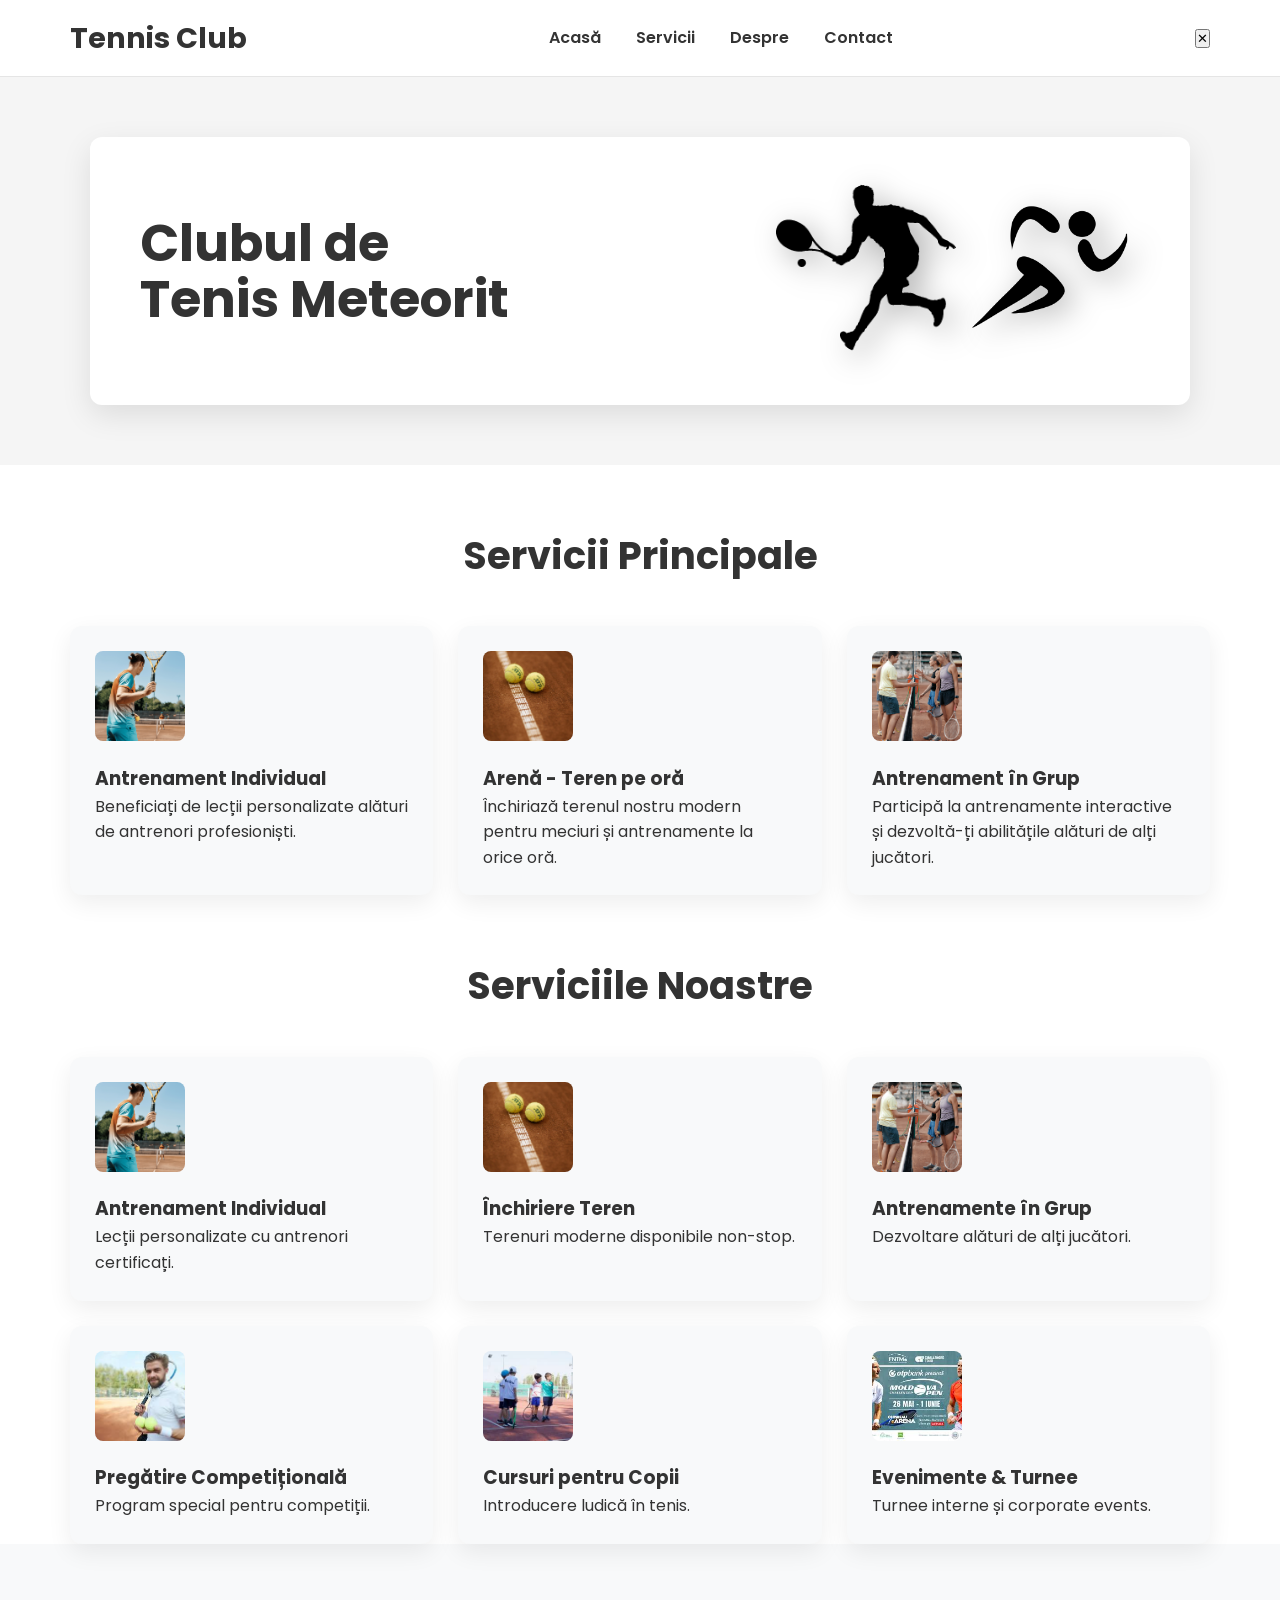
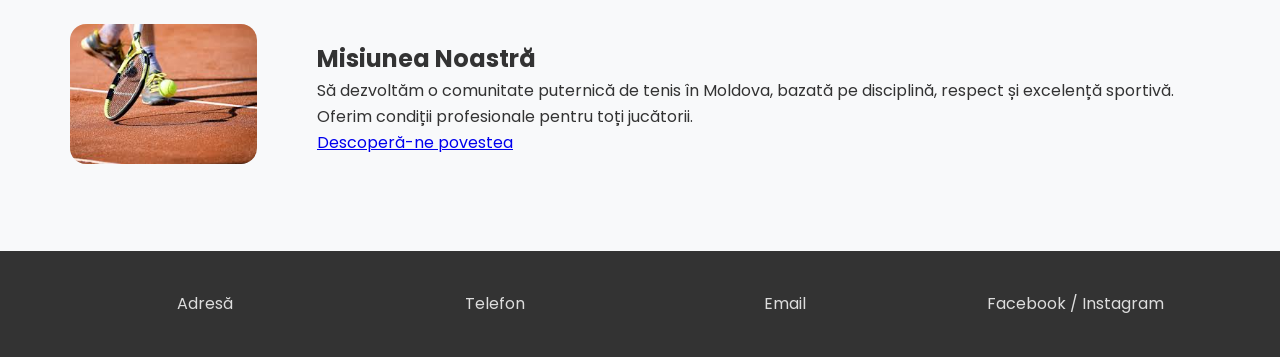
<file: index.html>
<!DOCTYPE html>
<html lang="ro">
<head>
    <meta charset="UTF-8">
    <meta name="viewport" content="width=device-width, initial-scale=1.0">
    <title>Clubul de Tenis Meteorit</title>

    <link rel="stylesheet" href="assets/css/styll.css">
</head>

<body>

    <!-- HEADER -->
    <header>
        <div class="container">

            <nav>

                <h2 class="logo">Tennis Club</h2>

                <div class="main-nav">
                    <ul>
                        <li><a href="#">Acasă</a></li>
                        <li><a href="#">Servicii</a></li>
                        <li><a href="#">Despre</a></li>
                        <li><a href="#">Contact</a></li>
                    </ul>
                </div>

                <button class="close-btn" aria-label="Închide">
                    ✕
                </button>

            </nav>

        </div>
    </header>

    <!-- HERO -->
    <section id="hero">

        <div class="hero-content">

            <div class="hero-text">
                <h1>Clubul de <br> Tenis Meteorit</h1>
            </div>

            <div class="hero-images">

                <!-- FĂRĂ SPAȚII ÎN NUME -->
                <img
                    src="assets/imaginii/pngwing.com (57).png"
                    alt="Siluetă tenis"
                    class="hero-image"
                >

                <img
                    src="assets/imaginii/pngwing.com (58).png"
                    alt="Siluetă alergare"
                    class="hero-image"
                >

            </div>

        </div>

    </section>

    <!-- SERVICII PRINCIPALE -->
    <section id="servicii-principale">

        <div class="container">

            <!-- ADAUGAT H2 -->
            <h2 class="section-title">
                Servicii Principale
            </h2>

            <div class="services-grid grid-3">

                <article class="service-card">

                    <img
                        src="assets/imaginii/antrenament_indiv.png"
                        alt="Antrenament individual"
                    >

                    <h3>Antrenament Individual</h3>

                    <p>
                        Beneficiați de lecții personalizate
                        alături de antrenori profesioniști.
                    </p>

                </article>

                <article class="service-card">

                    <img
                        src="assets/imaginii/mingi_.jpg"
                        alt="Teren de tenis"
                    >

                    <h3>Arenă - Teren pe oră</h3>

                    <p>
                        Închiriază terenul nostru modern pentru
                        meciuri și antrenamente la orice oră.
                    </p>

                </article>

                <article class="service-card">

                    <img
                        src="assets/imaginii/grup_antremanete.png"
                        alt="Antrenament în grup"
                    >

                    <h3>Antrenament în Grup</h3>

                    <p>
                        Participă la antrenamente interactive și
                        dezvoltă-ți abilitățile alături de alți jucători.
                    </p>

                </article>

            </div>

        </div>

    </section>

    <!-- SERVICII COMPLETE -->
    <section id="servicii-complete">

        <div class="container">

            <h2 class="section-title">
                Serviciile Noastre
            </h2>

            <div class="services-grid">

                <article class="service-card">

                    <img
                        src="assets/imaginii/antrenament_indiv.png"
                        alt="Antrenament individual"
                    >

                    <h3>Antrenament Individual</h3>

                    <p>
                        Lecții personalizate cu antrenori certificați.
                    </p>

                </article>

                <article class="service-card">

                    <img
                        src="assets/imaginii/mingi_.jpg"
                        alt="Închiriere teren"
                    >

                    <h3>Închiriere Teren</h3>

                    <p>
                        Terenuri moderne disponibile non-stop.
                    </p>

                </article>

                <article class="service-card">

                    <img
                        src="assets/imaginii/grup_antremanete.png"
                        alt="Antrenamente în grup"
                    >

                    <h3>Antrenamente în Grup</h3>

                    <p>
                        Dezvoltare alături de alți jucători.
                    </p>

                </article>

                <article class="service-card">

                    <img
                        src="assets/imaginii/descarcare.jpg"
                        alt="Pregătire competițională"
                    >

                    <h3>Pregătire Competițională</h3>

                    <p>
                        Program special pentru competiții.
                    </p>

                </article>

                <article class="service-card">

                    <!-- FĂRĂ DIACRITICE ȘI SPAȚII -->
                    <img
                        src="assets/imaginii/descarcare (1).jpg"
                        alt="Cursuri copii"
                    >

                    <h3>Cursuri pentru Copii</h3>

                    <p>
                        Introducere ludică în tenis.
                    </p>

                </article>

                <article class="service-card">

                    <img
                        src="assets/imaginii/descarcare (2).jpg"
                        alt="Evenimente"
                    >

                    <h3>Evenimente &amp; Turnee</h3>

                    <p>
                        Turnee interne și corporate events.
                    </p>

                </article>

            </div>

        </div>

    </section>

    <!-- MISIUNE -->
    <section id="misiune">

        <div class="container mission-flex">

            <div class="mission-image">

                <img
                    src="assets/imaginii/descarcare (3).jpg"
                    alt="Misiunea noastră"
                >

            </div>

            <div class="mission-text">

                <h2>Misiunea Noastră</h2>

                <p>
                    Să dezvoltăm o comunitate puternică de tenis
                    în Moldova, bazată pe disciplină, respect și
                    excelență sportivă.

                    Oferim condiții profesionale pentru toți jucătorii.
                </p>

                <a href="#" class="btn">
                    Descoperă-ne povestea
                </a>

            </div>

        </div>

    </section>

    <!-- FOOTER -->
    <footer>

        <div class="container footer-grid">

            <div>Adresă</div>

            <div>Telefon</div>

            <div>Email</div>

            <div>Facebook / Instagram</div>

        </div>

    </footer>

</body>
</html>
</file>
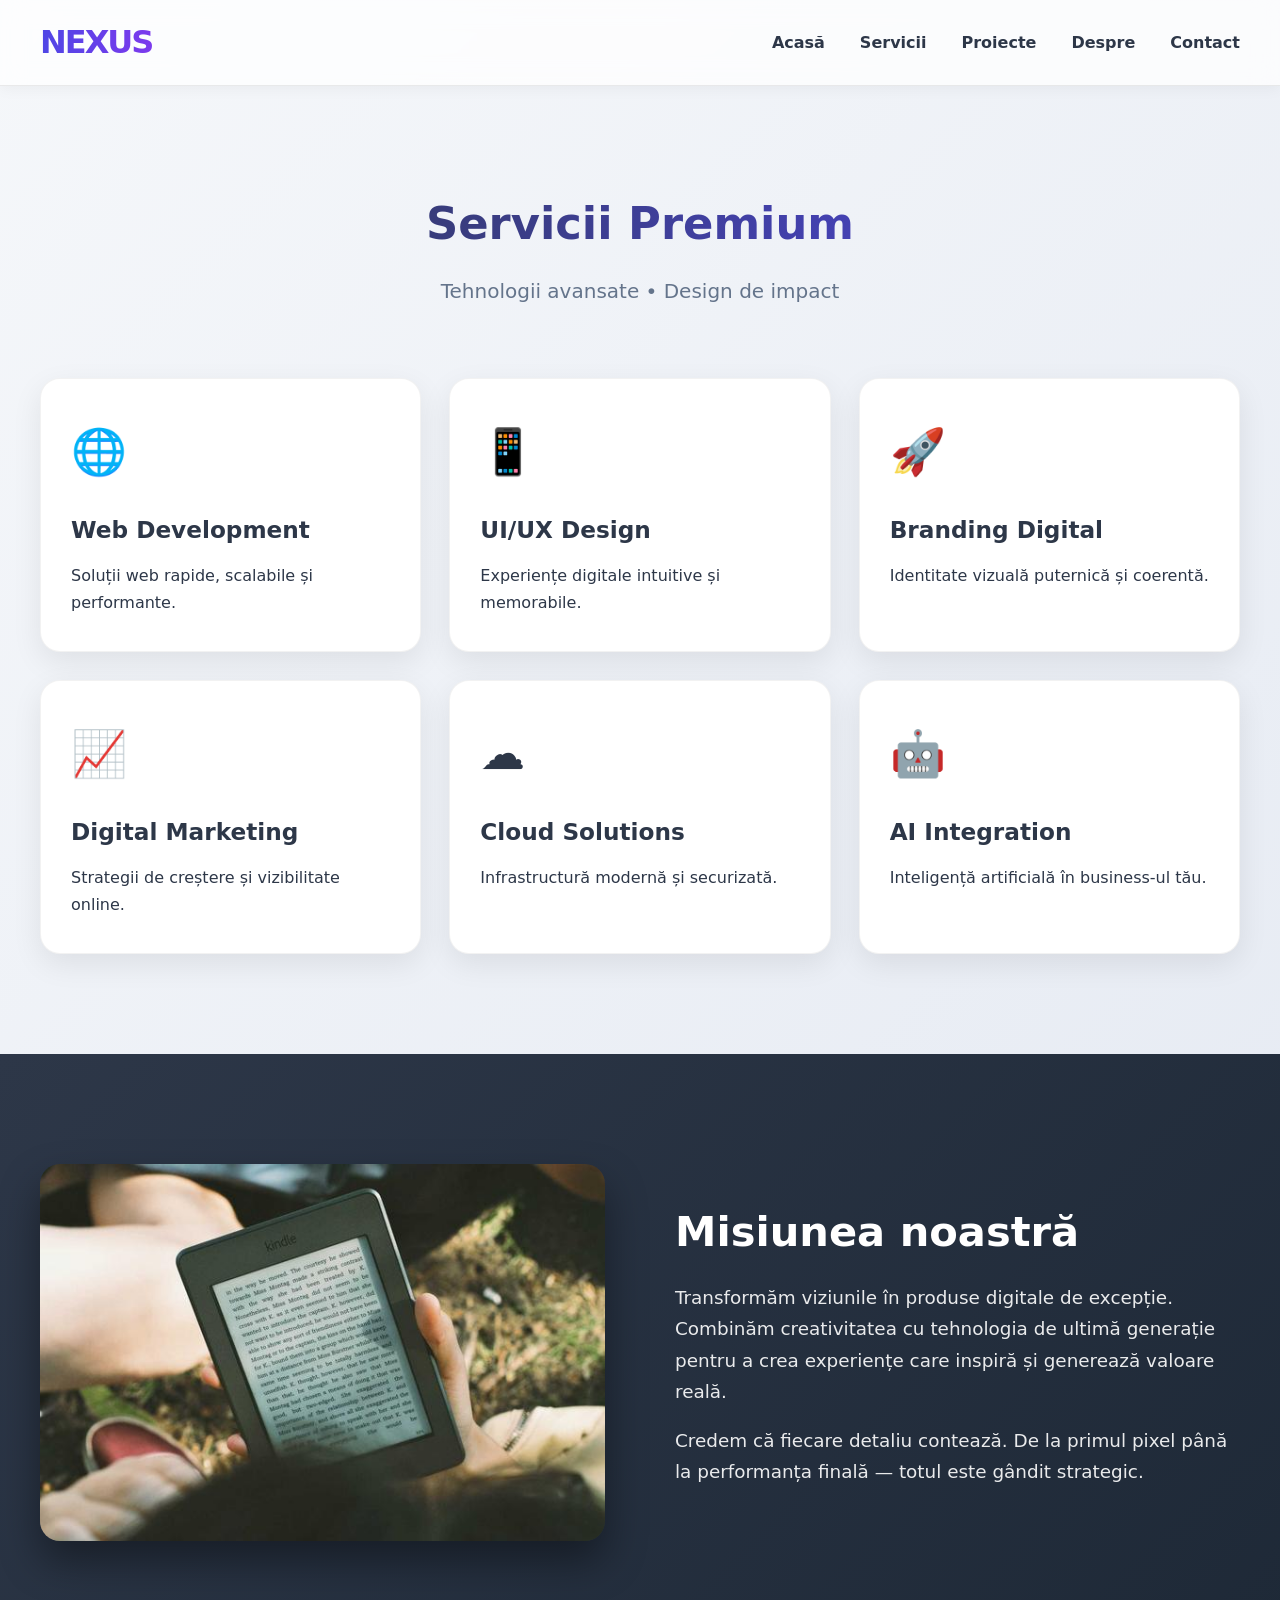
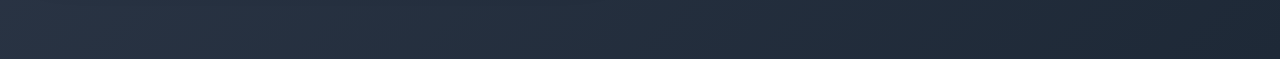
<file: assets/Docs 2 perechia 2/index.html>
<!DOCTYPE html>
<html lang="ro">
<head>
    <meta charset="UTF-8">
    <meta name="viewport" content="width=device-width, initial-scale=1.0">
    <title>NEXUS • Soluții Digitale</title>
    <link rel="stylesheet" href="css/style.css">
</head>
<body>

    <!-- SARCINA 1: Navigație Smart -->
    <nav class="navbar">
        <div class="nav-container">
            <div class="logo">
                <span>NEXUS</span>
            </div>
            <div class="nav-links">
                <a href="#">Acasă</a>
                <a href="#">Servicii</a>
                <a href="#">Proiecte</a>
                <a href="#">Despre</a>
                <a href="#">Contact</a>
            </div>
        </div>
    </nav>

    <!-- SARCINA 2: Grid Servicii -->
    <section class="services">
        <div class="section-header">
            <h2>Servicii Premium</h2>
            <p>Tehnologii avansate • Design de impact</p>
        </div>
        
        <div class="services-grid">
            <article class="service-card">
                <div class="card-icon">🌐</div>
                <h3>Web Development</h3>
                <p>Soluții web rapide, scalabile și performante.</p>
            </article>
            <article class="service-card">
                <div class="card-icon">📱</div>
                <h3>UI/UX Design</h3>
                <p>Experiențe digitale intuitive și memorabile.</p>
            </article>
            <article class="service-card">
                <div class="card-icon">🚀</div>
                <h3>Branding Digital</h3>
                <p>Identitate vizuală puternică și coerentă.</p>
            </article>
            <article class="service-card">
                <div class="card-icon">📈</div>
                <h3>Digital Marketing</h3>
                <p>Strategii de creștere și vizibilitate online.</p>
            </article>
            <article class="service-card">
                <div class="card-icon">☁️</div>
                <h3>Cloud Solutions</h3>
                <p>Infrastructură modernă și securizată.</p>
            </article>
            <article class="service-card">
                <div class="card-icon">🤖</div>
                <h3>AI Integration</h3>
                <p>Inteligență artificială în business-ul tău.</p>
            </article>
        </div>
    </section>

    <!-- SARCINA 3: Secțiunea Misiune -->
    <section class="mission">
        <div class="mission-container">
            <div class="mission-image">
                <img src="fotografii/367-600x400.jpg" alt="Misiunea Nexus">
            </div>
            <div class="mission-text">
                <h2>Misiunea noastră</h2>
                <p>Transformăm viziunile în produse digitale de excepție. Combinăm creativitatea cu tehnologia de ultimă generație pentru a crea experiențe care inspiră și generează valoare reală.</p>
                <p>Credem că fiecare detaliu contează. De la primul pixel până la performanța finală — totul este gândit strategic.</p>
            </div>
        </div>
    </section>

</body>
</html>
</file>
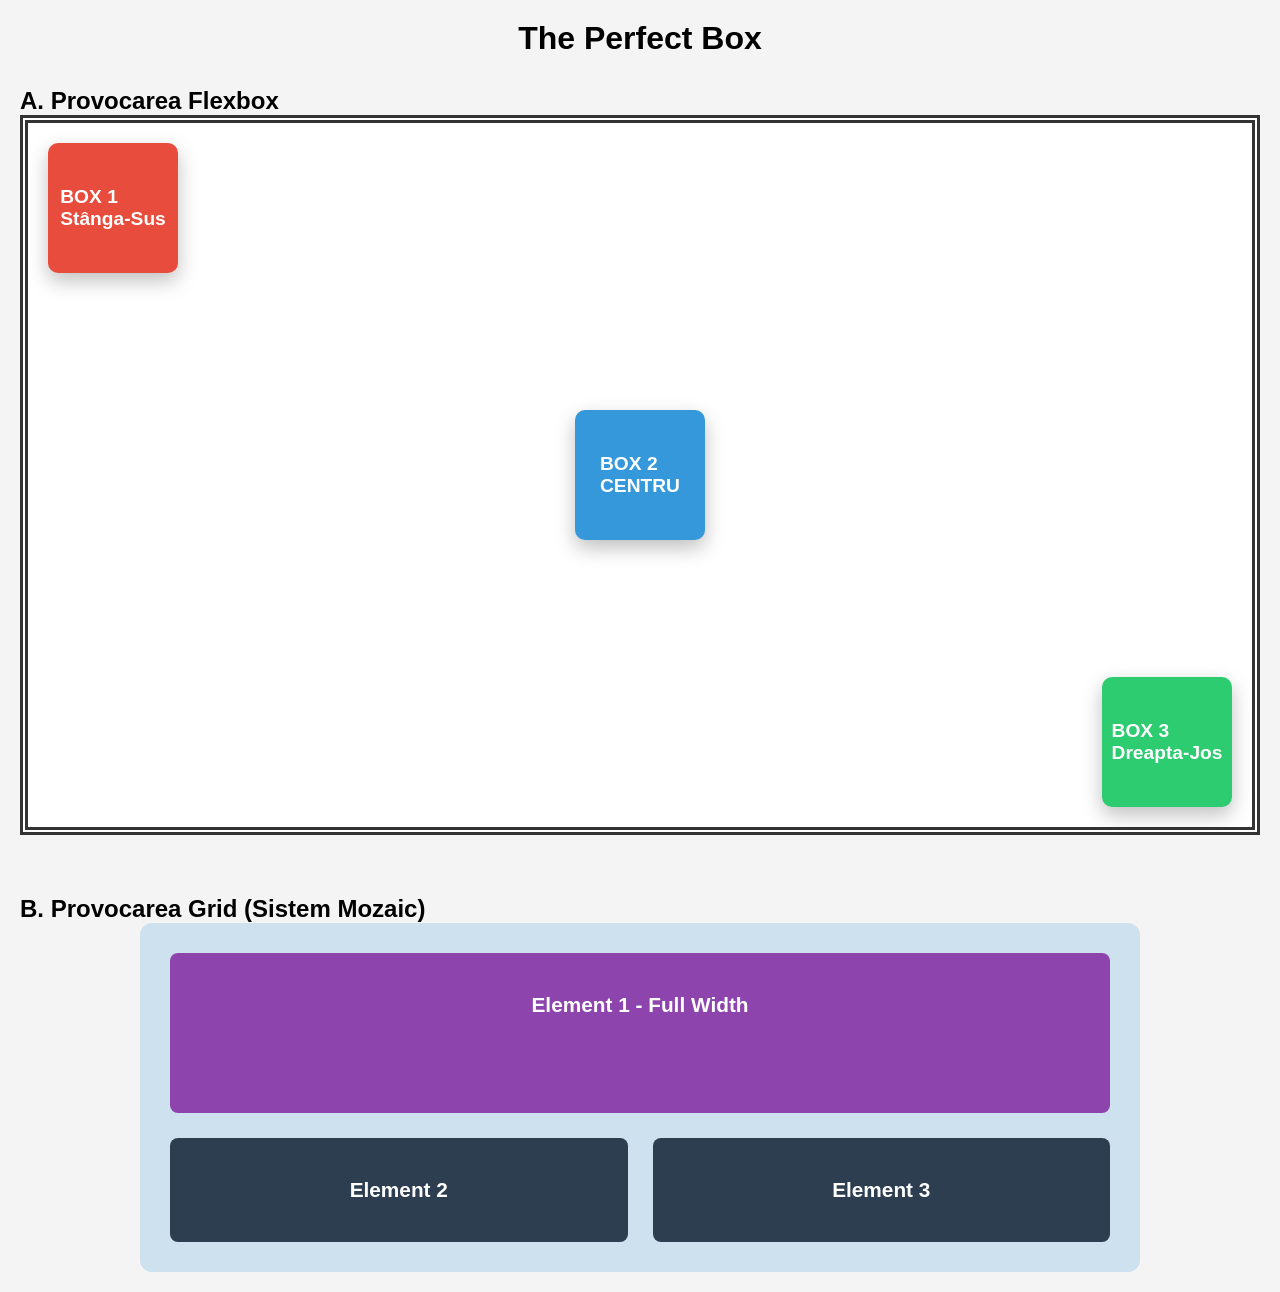
<file: assets/docs/proba_layout.html.html>
<!DOCTYPE html>
<html lang="ro">
<head>
    <meta charset="UTF-8">
    <meta name="viewport" content="width=device-width, initial-scale=1.0">
    <title>The Perfect Box - Proba Layout</title>

    <style>
        * {
            margin: 0;
            padding: 0;
            box-sizing: border-box;
        }

        body {
            font-family: 'Segoe UI', Arial, sans-serif;
            padding: 20px;
            background: #f4f4f4;
        }

        h1 {
            text-align: center;
            margin-bottom: 30px;
        }

        .flex-container {
            height: 80vh;
            border: 8px double #333;
            background: #ffffff;
            position: relative; /* important pentru poziționare */
            margin-bottom: 60px;
        }

        .box {
            width: 130px;
            height: 130px;
            display: flex;
            align-items: center;
            justify-content: center;
            color: white;
            font-weight: bold;
            font-size: 1.2rem;
            border-radius: 10px;
            box-shadow: 0 8px 20px rgba(0,0,0,0.25);
            position: absolute; /* control geometric */
        }

        /* BOX 1 - stânga sus */
        .box-1 {
            background: #e74c3c;
            top: 20px;
            left: 20px;
        }

        /* BOX 2 - centru perfect */
        .box-2 {
            background: #3498db;
            top: 50%;
            left: 50%;
            transform: translate(-50%, -50%);
        }

        /* BOX 3 - dreapta jos */
        .box-3 {
            background: #2ecc71;
            bottom: 20px;
            right: 20px;
        }

      
        .grid-container {
            display: grid;
            grid-template-columns: 1fr 1fr;
            gap: 25px;
            background: rgba(52, 152, 219, 0.2);
            padding: 30px;
            border-radius: 12px;
            max-width: 1000px;
            margin: 0 auto;
        }

        .grid-item {
            background: #2c3e50;
            color: white;
            padding: 40px 20px;
            text-align: center;
            border-radius: 8px;
            font-size: 1.3rem;
            font-weight: bold;
        }

        /* primul element ocupă 2 coloane */
        .grid-item-1 {
            grid-column: 1 / -1;
            background: #8e44ad;
            height: 160px;
        }
    </style>
</head>

<body>
    <h1>The Perfect Box</h1>

    <h2>A. Provocarea Flexbox</h2>
    <div class="flex-container">
        <div class="box box-1">BOX 1<br>Stânga-Sus</div>
        <div class="box box-2">BOX 2<br>CENTRU</div>
        <div class="box box-3">BOX 3<br>Dreapta-Jos</div>
    </div>

    <h2>B. Provocarea Grid (Sistem Mozaic)</h2>
    <div class="grid-container">
        <div class="grid-item grid-item-1">Element 1 - Full Width</div>
        <div class="grid-item">Element 2</div>
        <div class="grid-item">Element 3</div>
   
    </div>

</body>
</html>
</file>
<file: assets/css/styll.css>
@import url('https://fonts.googleapis.com/css2?family=Poppins:wght@400;500;600;700&display=swap');

* {
    margin: 0;
    padding: 0;
    box-sizing: border-box;
}

body {
    font-family: 'Poppins', sans-serif;
    line-height: 1.6;
    color: #333;
}

.container {
    max-width: 1200px;
    margin: 0 auto;
    padding: 0 30px;
}

/* ====================== HEADER ====================== */
header {
    position: sticky;
    top: 0;
    z-index: 1000;
    background-color: rgba(255, 255, 255, 0.85);
    backdrop-filter: blur(10px);
    border-bottom: 1px solid rgba(0, 0, 0, 0.1);
    padding: 15px 0;
}

nav {
    display: flex;
    align-items: center;
    justify-content: space-between;
}

.logo {
    font-size: 1.8rem;
    font-weight: 700;
}

.main-nav ul {
    display: flex;
    list-style: none;
    gap: 35px;
}

.main-nav a {
    text-decoration: none;
    color: #333;
    font-weight: 600;
    position: relative;
}

.main-nav a::after {
    content: '';
    position: absolute;
    bottom: -4px;
    left: 0;
    width: 0;
    height: 2px;
    background: #e63939;
    transition: width 0.3s ease;
}

.main-nav a:hover::after {
    width: 100%;
}

/* ====================== HERO ====================== */
#hero {
    background: #f5f5f5;
    padding: 60px 20px;
}

.hero-content {
    display: flex;
    align-items: center;
    justify-content: space-between;
    max-width: 1100px;
    margin: 0 auto;
    background: white;
    padding: 40px 50px;
    border-radius: 12px;
    box-shadow: 0 10px 30px rgba(0,0,0,0.1);
}

.hero-text h1 {
    font-size: 3.2rem;
    line-height: 1.1;
}

.hero-image {
    height: 180px;
    filter: drop-shadow(8px 8px 15px rgba(0,0,0,0.3));
}

/* ====================== GRID SERVICII ====================== */
.services-grid {
    display: grid;
    grid-template-columns: repeat(auto-fit, minmax(280px, 1fr));
    gap: 25px;
}

.grid-3 {
    grid-template-columns: repeat(auto-fit, minmax(340px, 1fr));
}

/* 
   Explicație obligatorie:
   1fr înseamnă 1 fraction (o fracțiune din spațiul disponibil).
   În contextul acestui grid, după ce browser-ul aplică lățimea minimă 
   de 280px (minmax), 1fr distribuie echitabil spațiul rămas între coloane.
   Astfel grid-ul este complet auto-adaptiv.
*/

.service-card {
    background: #f8f9fa;
    padding: 25px;
    border-radius: 12px;
    box-shadow: 0 8px 25px rgba(0,0,0,0.07);
    transition: transform 0.3s cubic-bezier(0.25, 0.46, 0.45, 0.94), 
                box-shadow 0.3s ease;
    text-align: left;
}

.service-card:hover {
    transform: translateY(-12px);
    box-shadow: 0 20px 40px rgba(0,0,0,0.1);
}

.service-card img {
    width: 100%;
    max-width: 90px;
    height: 90px;
    object-fit: cover;
    border-radius: 8px;
    margin-bottom: 15px;
}

.section-title {
    text-align: center;
    font-size: 2.4rem;
    margin: 60px 0 40px;
}

/* ====================== MISIUNE ====================== */
#misiune {
    padding: 80px 20px;
    background: #f8f9fa;
}

.mission-flex {
    display: flex;
    align-items: center;
    gap: 60px;
}

.mission-image img {
    width: 100%;
    max-width: 520px;
    border-radius: 16px;
}

@media (max-width: 768px) {
    .mission-flex {
        flex-direction: column-reverse;
    }
    .hero-content {
        flex-direction: column;
        text-align: center;
    }
}

/* ====================== FOOTER ====================== */
footer {
    background: #333;
    color: #ddd;
    padding: 40px 20px;
    text-align: center;
}

.footer-grid {
    display: grid;
    grid-template-columns: repeat(auto-fit, minmax(140px, 1fr));
    gap: 20px;
}
</file>
<file: assets/Docs 2 perechia 2/css/style.css>
* {
    margin: 0;
    padding: 0;
    box-sizing: border-box;
}

body {
    font-family: 'Segoe UI', system-ui, sans-serif;
    line-height: 1.7;
    background: linear-gradient(135deg, #f5f7fa 0%, #e4e9f2 100%);
    color: #2d3748;
}

/* ==================== SARCINA 1: NAVBAR ==================== */
.navbar {
    position: sticky;
    top: 0;
    z-index: 1000;
    background-color: rgba(255, 255, 255, 0.75);
    backdrop-filter: blur(12px);
    border-bottom: 1px solid rgba(0, 0, 0, 0.08);
    box-shadow: 0 2px 15px rgba(0, 0, 0, 0.05);
}

.nav-container {
    max-width: 1280px;
    margin: 0 auto;
    padding: 0 40px;
    display: flex;
    justify-content: space-between;
    align-items: center;
    height: 85px;
}

.logo {
    font-size: 2rem;
    font-weight: 800;
    background: linear-gradient(90deg, #4f46e5, #7c3aed);
    -webkit-background-clip: text;
    -webkit-text-fill-color: transparent;
    letter-spacing: -2px;
}

.nav-links {
    display: flex;
    gap: 35px;
}

.nav-links a {
    text-decoration: none;
    color: #2d3748;
    font-weight: 600;
    transition: all 0.3s ease;
    position: relative;
}

.nav-links a::after {
    content: '';
    position: absolute;
    width: 0;
    height: 2px;
    bottom: -4px;
    left: 0;
    background: linear-gradient(90deg, #4f46e5, #7c3aed);
    transition: width 0.3s ease;
}

.nav-links a:hover::after {
    width: 100%;
}

/* ==================== SARCINA 2: GRID SERVICII ==================== */
.services {
    max-width: 1280px;
    margin: 100px auto;
    padding: 0 40px;
}

.section-header {
    text-align: center;
    margin-bottom: 70px;
}

.section-header h2 {
    font-size: 2.8rem;
    margin-bottom: 12px;
    background: linear-gradient(90deg, #2d3748, #4f46e5);
    -webkit-background-clip: text;
    -webkit-text-fill-color: transparent;
}

.section-header p {
    font-size: 1.25rem;
    color: #64748b;
}

.services-grid {
    display: grid;
    grid-template-columns: repeat(auto-fit, minmax(280px, 1fr));
    gap: 28px;
}

.service-card {
    background: white;
    border-radius: 20px;
    padding: 35px 30px;
    box-shadow: 0 10px 30px rgba(0, 0, 0, 0.08);
    transition: all 0.4s cubic-bezier(0.4, 0, 0.2, 1);
    border: 1px solid rgba(0, 0, 0, 0.05);
}

.service-card:hover {
    transform: translateY(-15px) scale(1.03);
    box-shadow: 0 20px 40px rgba(79, 70, 229, 0.15);
}

.card-icon {
    font-size: 2.8rem;
    margin-bottom: 20px;
    display: block;
}

.service-card h3 {
    font-size: 1.45rem;
    margin-bottom: 12px;
    color: #2d3748;
}

/* Comentariu obligatoriu */
 /* 
    1fr = "one fraction" 
    În repeat(auto-fit, minmax(280px, 1fr)) înseamnă că fiecare coloană 
    ocupă o fracțiune egală din spațiul disponibil după ce s-a aplicat 
    lățimea minimă de 280px. auto-fit permite containerului să se adapteze 
    automat la orice rezoluție fără media queries.
 */

/* ==================== SARCINA 3: MISIUNE ==================== */
.mission {
    background: linear-gradient(135deg, #2d3748, #1e2937);
    color: white;
    padding: 110px 40px;
}

.mission-container {
    max-width: 1200px;
    margin: 0 auto;
    display: flex;
    align-items: center;
    gap: 70px;
    flex-wrap: wrap;
}

.mission-image {
    flex: 1;
    min-width: 320px;
}

.mission-image img {
    width: 100%;
    border-radius: 20px;
    box-shadow: 0 20px 40px rgba(0, 0, 0, 0.4);
}

.mission-text {
    flex: 1;
    min-width: 320px;
}

.mission-text h2 {
    font-size: 2.6rem;
    margin-bottom: 25px;
    line-height: 1.2;
}

.mission-text p {
    font-size: 1.15rem;
    opacity: 0.9;
    margin-bottom: 18px;
}

/* Inversare pe mobil */
@media (max-width: 768px) {
    .mission-container {
        flex-direction: column-reverse;
    }
}
</file>
